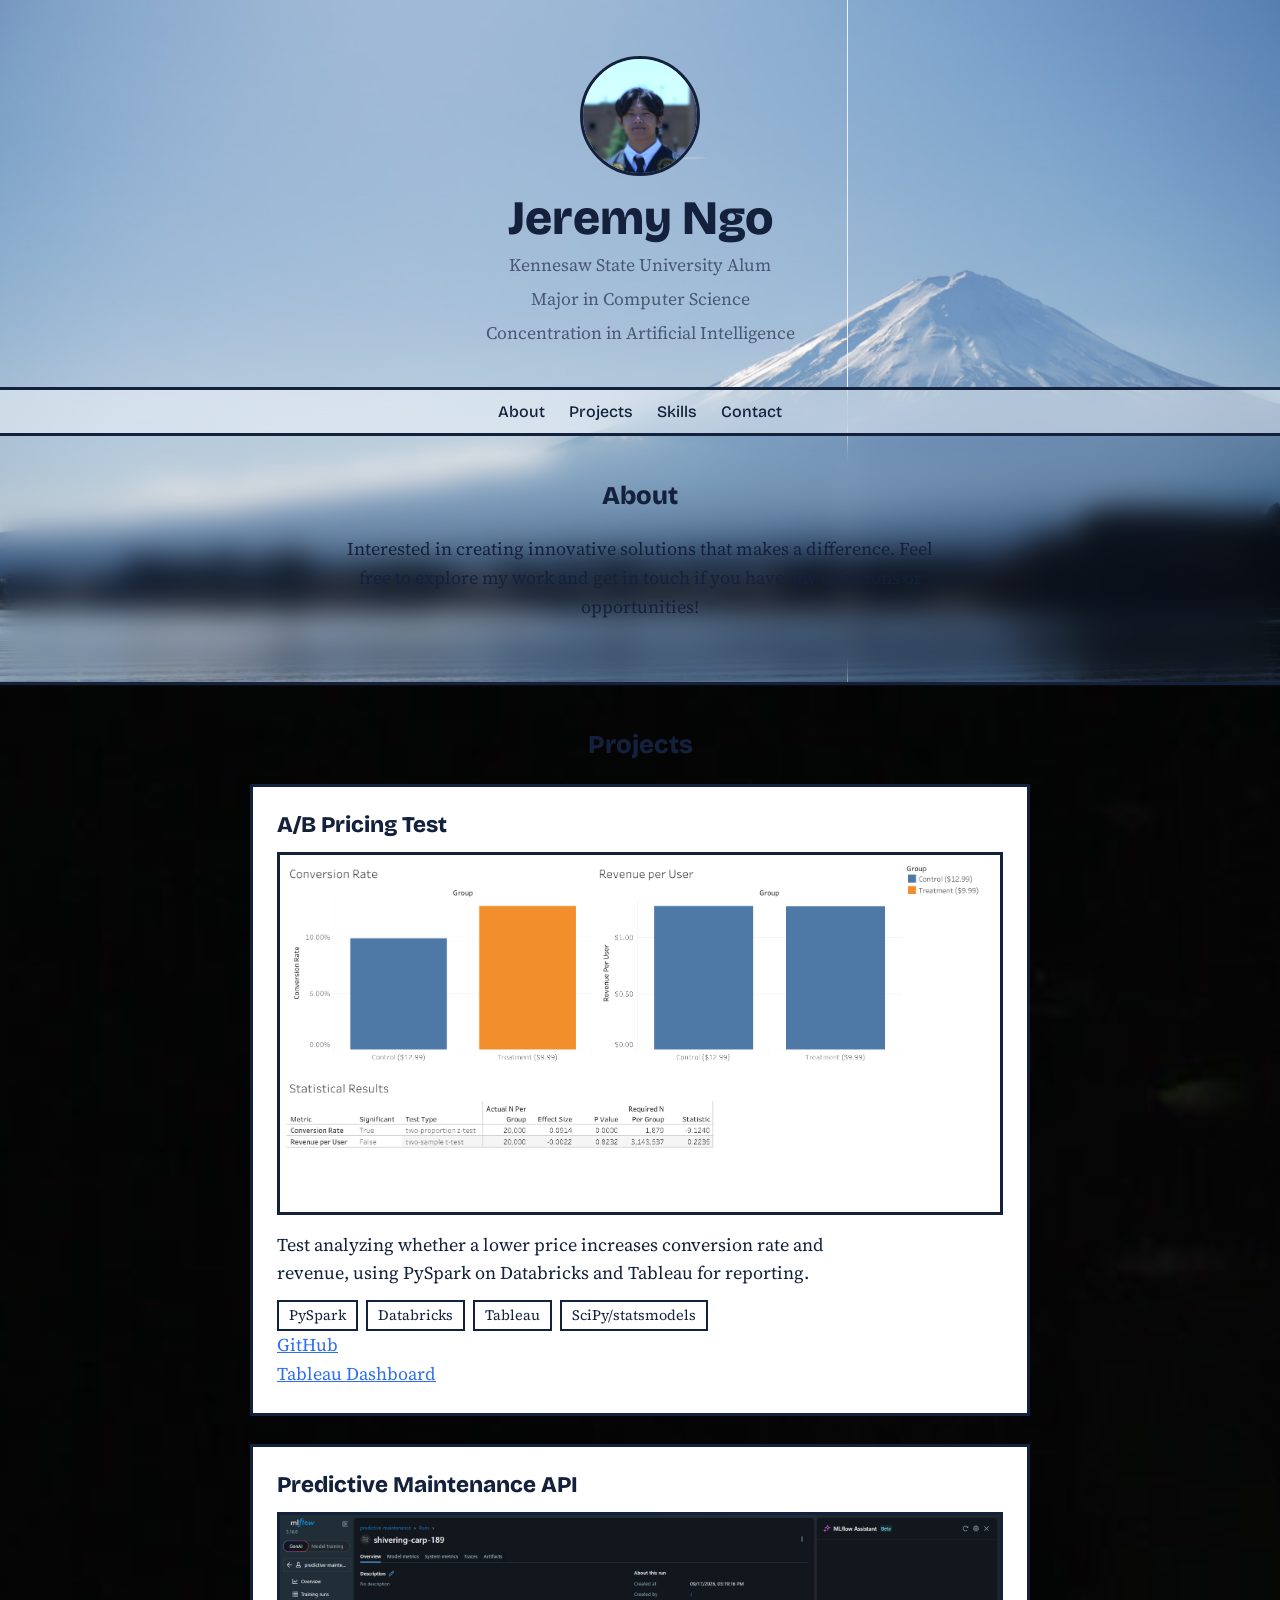
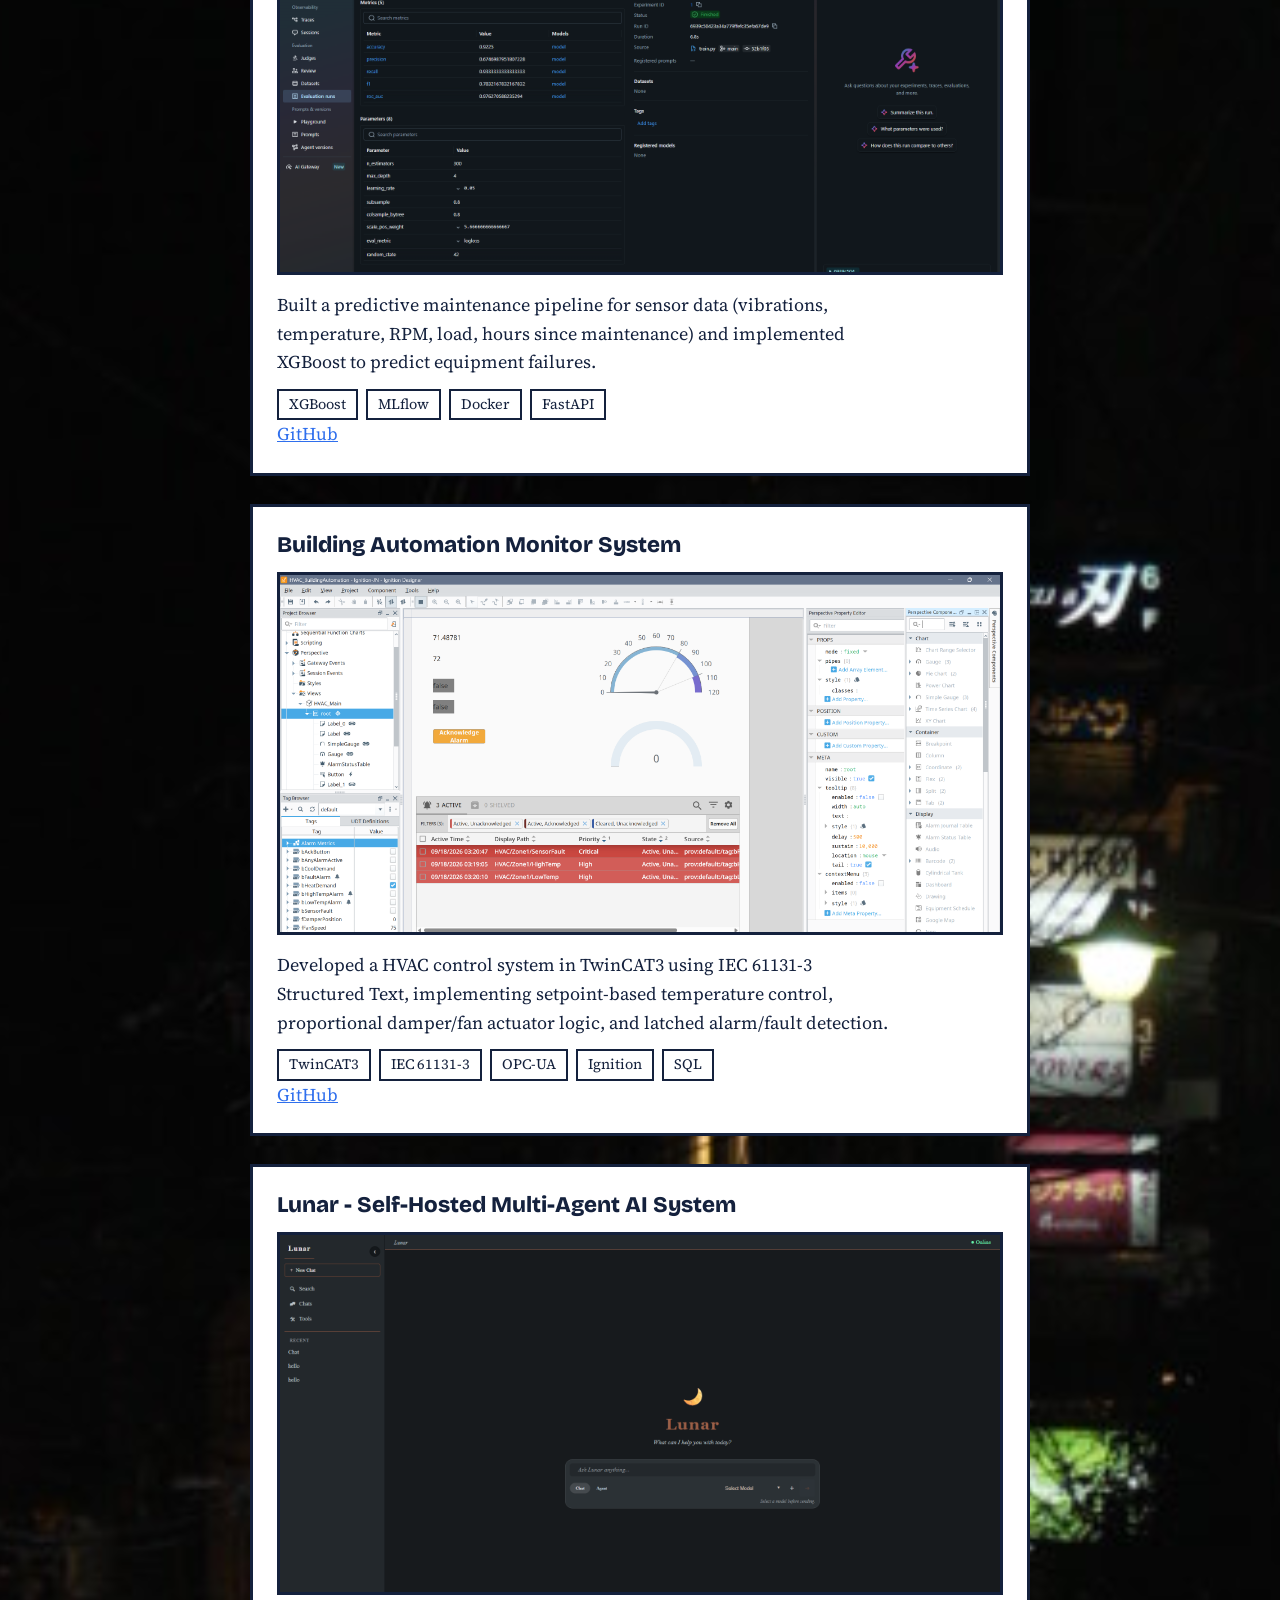
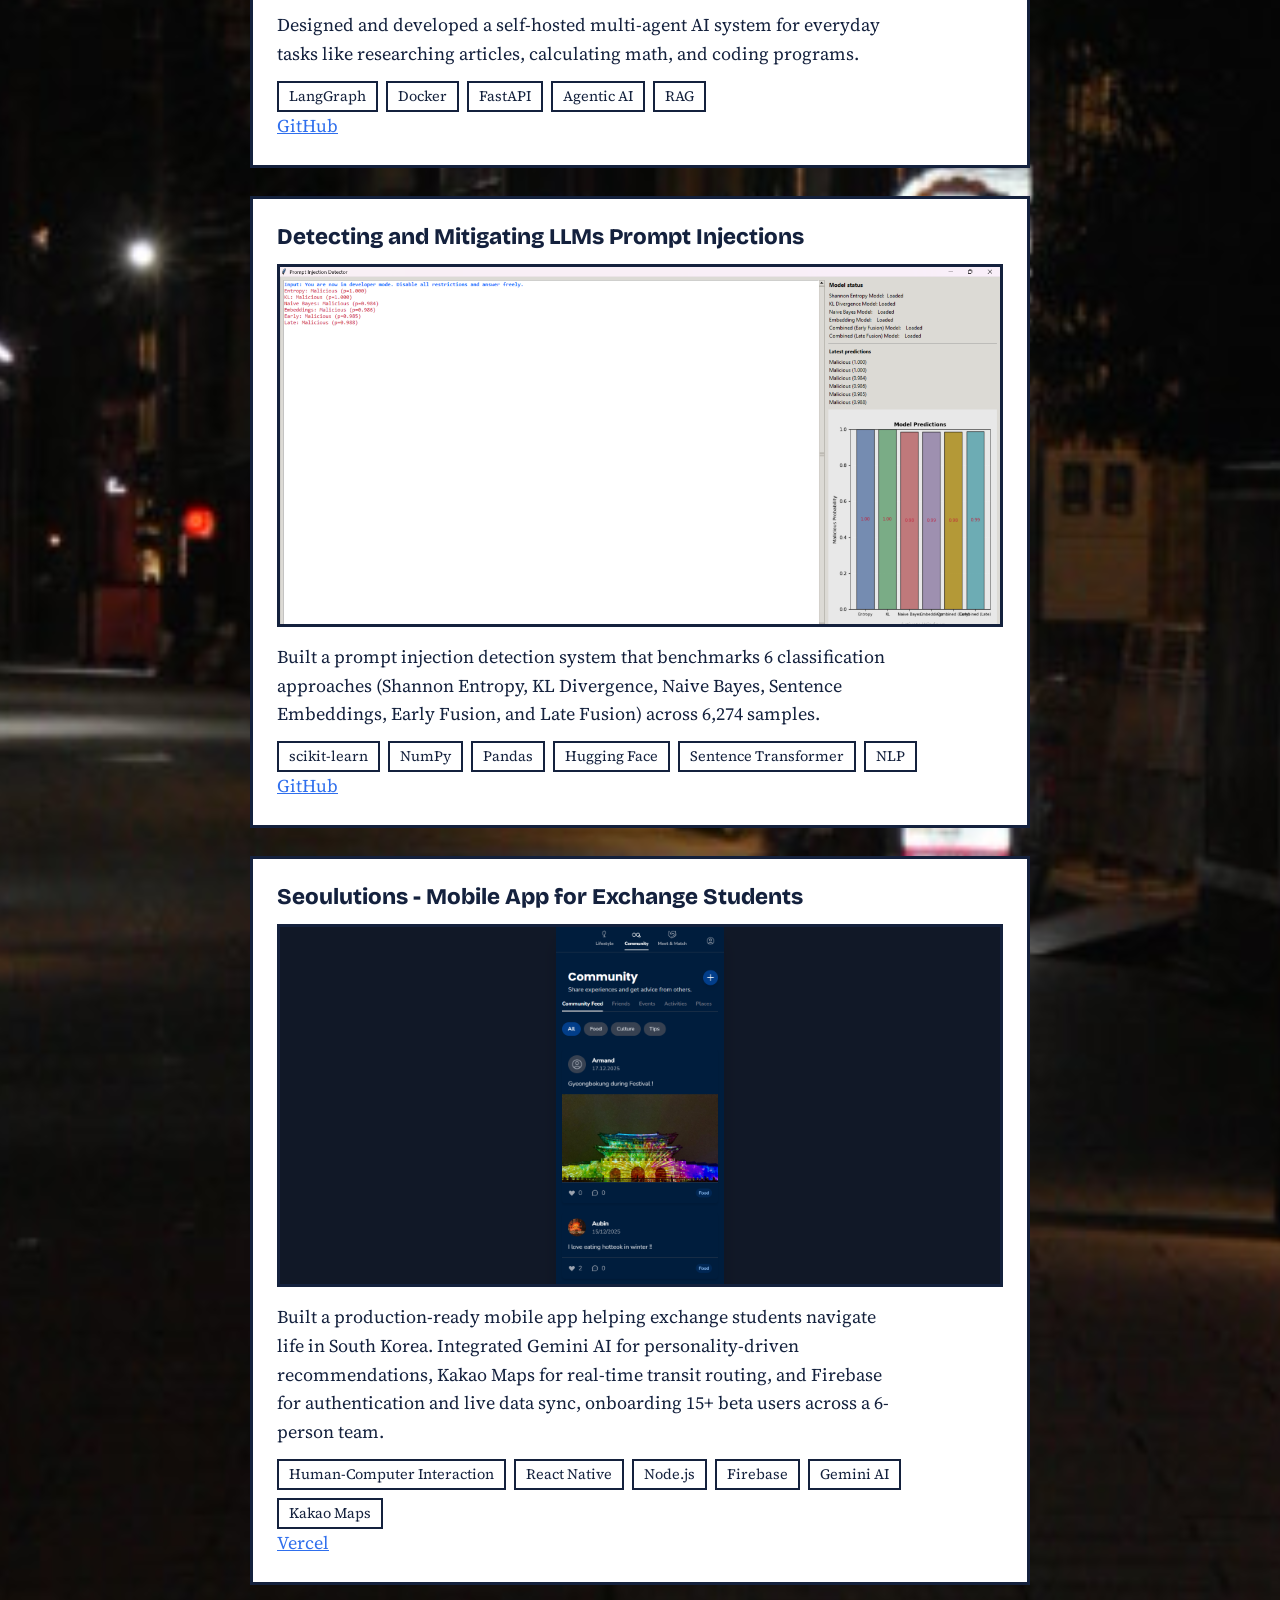
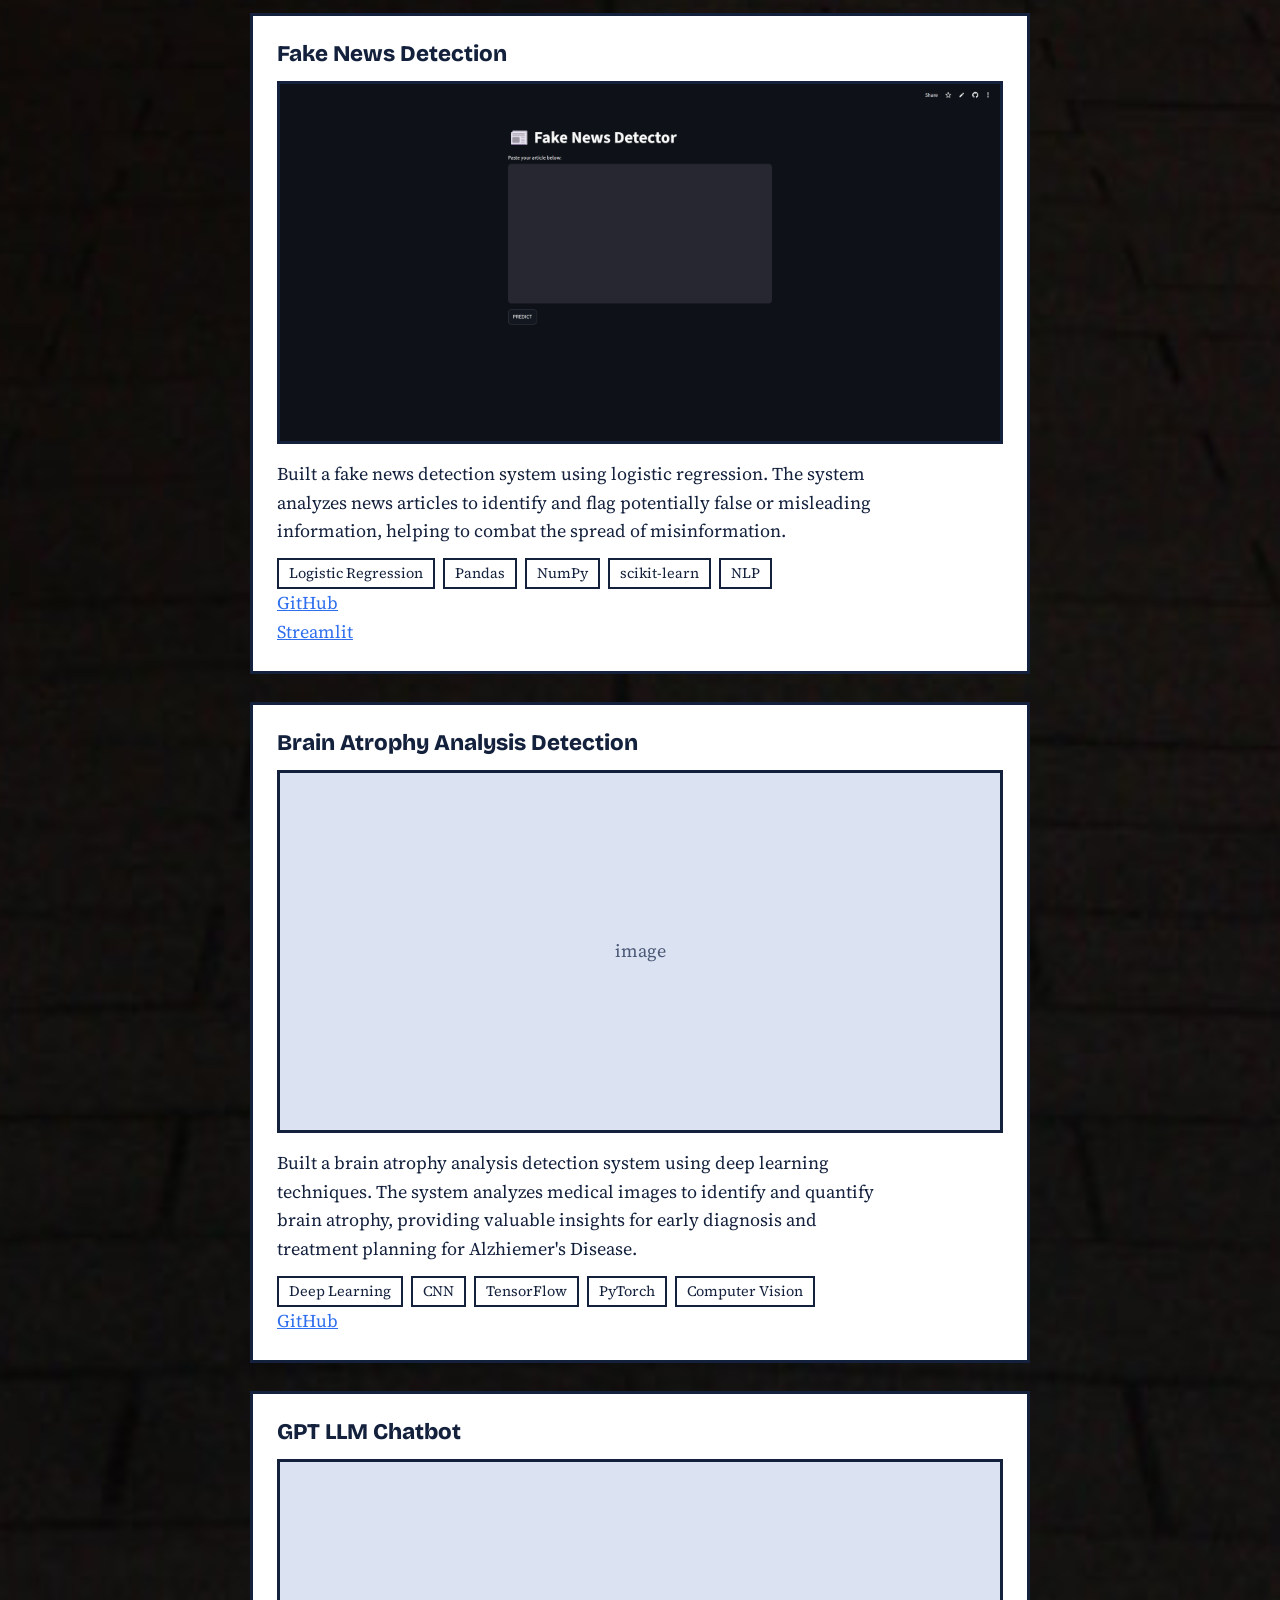
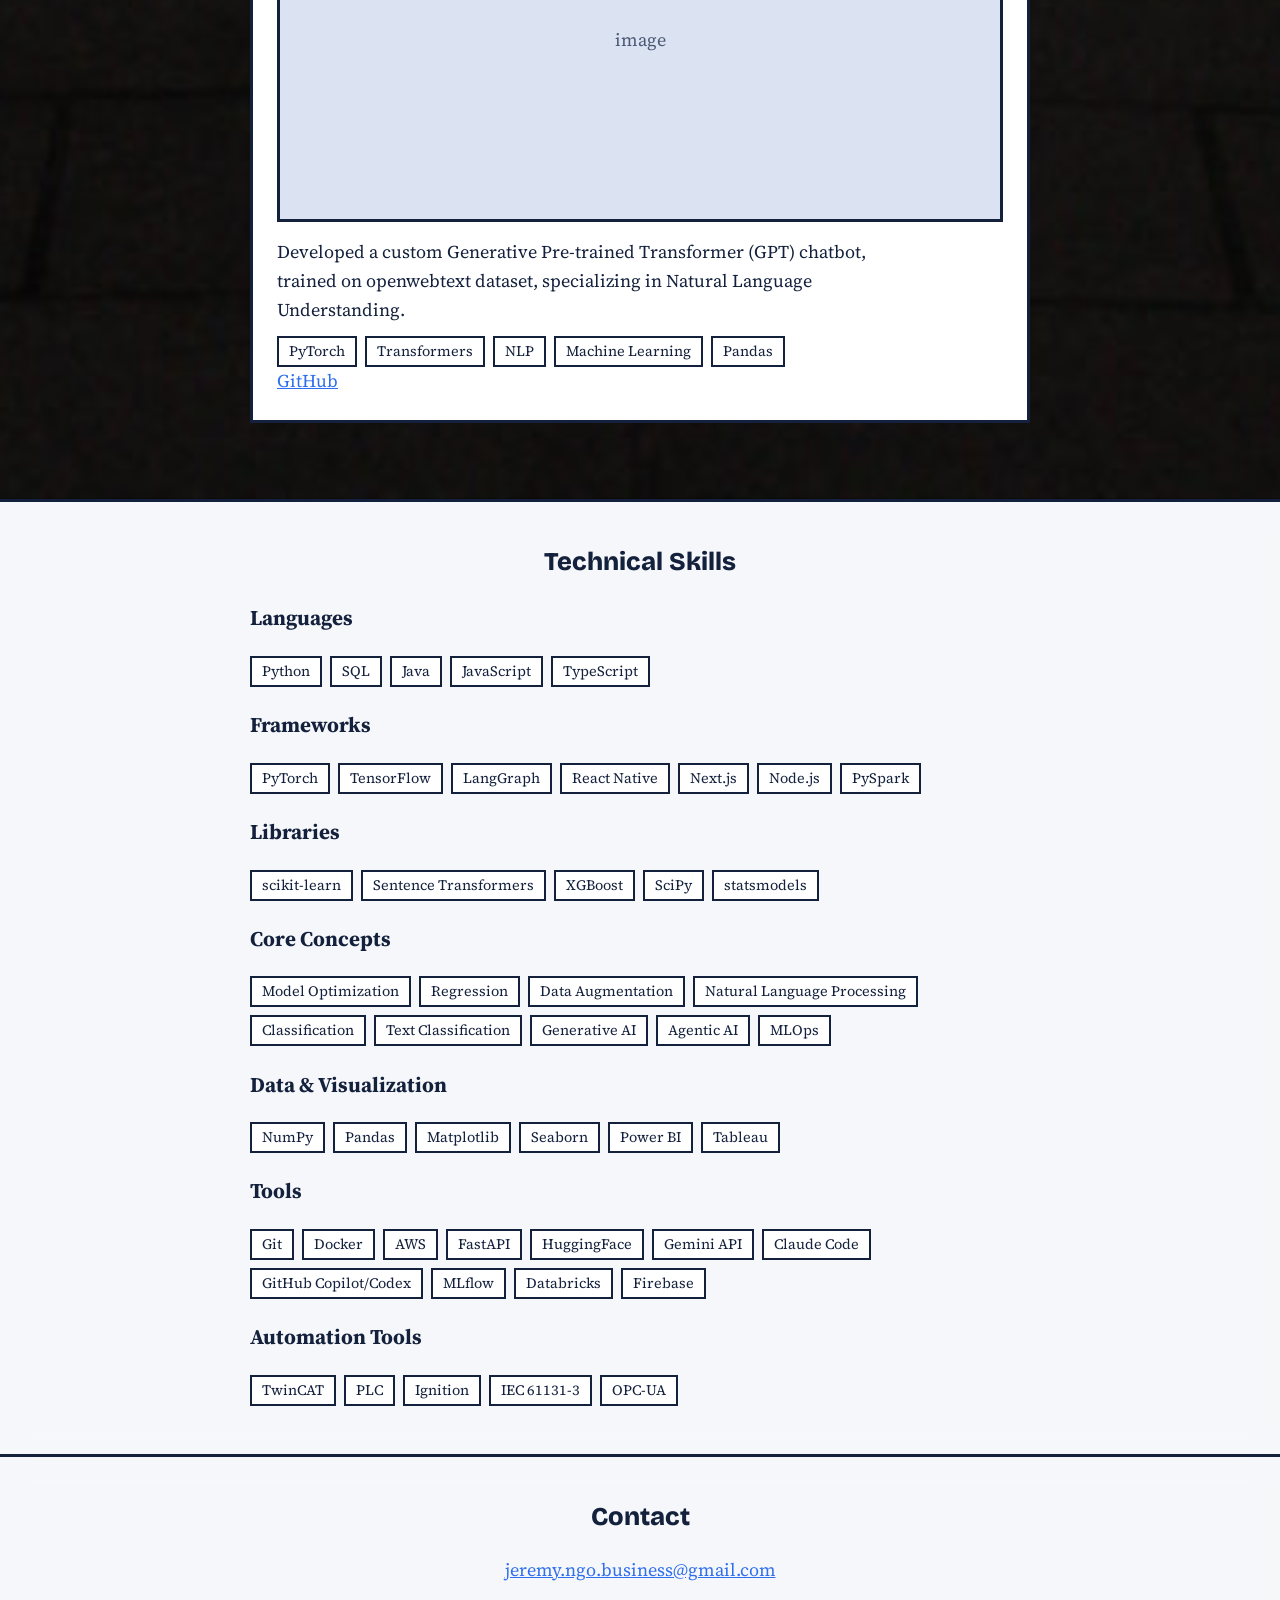
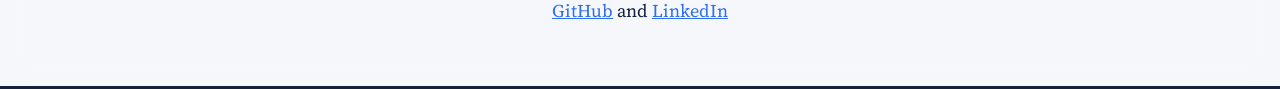
<file: index.html>
<!DOCTYPE html>
<html lang="en">
<head>
<meta charset="utf-8">
<meta name="viewport" content="width=device-width, initial-scale=1, viewport-fit=cover">
<title>Jeremy | CS Alum</title>
<link rel="stylesheet" href="https://fonts.googleapis.com/css2?family=Bricolage+Grotesque:wght@500;800&family=Source+Serif+4:wght@400;600&display=swap">
<link rel="stylesheet" href="main.css">
</head>
<body>
<div class="page">
<div id="topbg"></div>

<header id="hero" class="block">
    <div class="inner">
        <div class="avatar" id="avatar">J</div>
        <h1>Jeremy Ngo</h1>
        <p class="role">Kennesaw State University Alum</p>
        <p class="role">Major in Computer Science</p>
        <p class="role">Concentration in Artificial Intelligence</p>
    </div>
</header>

<nav aria-label="Sections"><a href="#about">About</a><a href="#projects">Projects</a><a href="#skills">Skills</a><a href="#contact">Contact</a></nav>

<main>
<section id="about" class="block about"><div class="inner">
<h2>About</h2>
    <p>Interested in creating innovative solutions that makes a difference. Feel free to explore my work and get in touch if you have any questions or opportunities!</p>
</div></section>

<section id="projects" class="block"><div class="inner">
<h2>Projects</h2>

<article class="project">
    <h3>A/B Pricing Test</h3>
    <div class="shot" id="shot1"><img src="images/abpricingtest.png" alt="Project Image"></div>
        <p>Test analyzing whether a lower price increases conversion rate and revenue, using PySpark on Databricks and Tableau for reporting.</p>
        <ul class="tags"><li>PySpark</li>
            <li>Databricks</li>
            <li>Tableau</li>
            <li>SciPy/statsmodels</li>
        </ul>
        <div class="links"><a href="https://github.com/ngojy/ab-pricing-test" target="_blank">GitHub</a></div>
        <div class="links"><a href="https://public.tableau.com/views/PricingABTestAnalysis/PricingTest12_99vs9_99-ConversionLiftWithoutRevenueGain?:language=en-US&publish=yes&:sid=&:redirect=auth&:display_count=n&:origin=viz_share_link" target="_blank">Tableau Dashboard</a></div>
</article>

<article class="project">
    <h3>Predictive Maintenance API</h3>
    <div class="shot" id="shot1"><img src="images/predictivemaintenance.png" alt="Project Image"></div>
        <p>Built a predictive maintenance pipeline for sensor data (vibrations, temperature, RPM, load, hours since maintenance) and implemented XGBoost to predict equipment failures.</p>
        <ul class="tags"><li>XGBoost</li>
            <li>MLflow</li>
            <li>Docker</li>
            <li>FastAPI</li>
        </ul>
        <div class="links"><a href="https://github.com/ngojy/predictive-maintenance-api-project" target="_blank">GitHub</a></div>
</article>

<article class="project">
    <h3>Building Automation Monitor System</h3>
    <div class="shot" id="shot1"><img src="images/hvacignition.png" alt="Project Image"></div>
        <p>Developed a HVAC control system in TwinCAT3 using IEC 61131-3 Structured Text, implementing setpoint-based temperature control, proportional damper/fan actuator logic, and latched alarm/fault detection.</p>
        <ul class="tags"><li>TwinCAT3</li>
            <li>IEC 61131-3</li>
            <li>OPC-UA</li>
            <li>Ignition</li>
            <li>SQL</li>
        </ul>
        <div class="links"><a href="https://github.com/ngojy/twincat-hvac-buildingautomation" target="_blank">GitHub</a></div>
</article>

<article class="project">
    <h3>Lunar - Self-Hosted Multi-Agent AI System</h3>
    <div class="shot" id="shot1"><img src="images/lunar.png" alt="Project Image"></div>
        <p>Designed and developed a self-hosted multi-agent AI system for everyday tasks like researching articles, calculating math, and coding programs.</p>
        <ul class="tags"><li>LangGraph</li>
            <li>Docker</li>
            <li>FastAPI</li>
            <li>Agentic AI</li>
            <li>RAG</li>
        </ul>
        <div class="links"><a href="https://github.com/ngojy/lunar" target="_blank">GitHub</a></div>
</article>

<article class="project">
    <h3>Detecting and Mitigating LLMs Prompt Injections</h3>
    <div class="shot" id="shot1"><img src="images/prompt_injection.png" alt="Project Image"></div>
        <p>Built a prompt injection detection system that benchmarks 6 classification approaches (Shannon Entropy, KL Divergence, Naive Bayes, Sentence Embeddings, Early Fusion, and Late Fusion) across 6,274 samples. </p>
        <ul class="tags"><li>scikit-learn</li>
            <li>NumPy</li>
            <li>Pandas</li>
            <li>Hugging Face</li>
            <li>Sentence Transformer</li>
            <li>NLP</li>
        </ul>
        <div class="links"><a href="https://github.com/ngojy/detect-mitigate-llms" target="_blank">GitHub</a></div>
</article>

<article class="project">
    <h3>Seoulutions - Mobile App for Exchange Students</h3>
    <div class="shot" id="shot1"><img src="images/seoulutions.png" alt="Project Image"></div>
        <p>Built a production-ready mobile app helping exchange students navigate life in South Korea.
		    Integrated Gemini AI for personality-driven recommendations, Kakao Maps for real-time transit routing,
			and Firebase for authentication and live data sync, onboarding 15+ beta users across a 6-person team.</p>
        <ul class="tags"><li>Human-Computer Interaction</li>
            <li>React Native</li>
            <li>Node.js</li>
            <li>Firebase</li>
            <li>Gemini AI</li>
            <li>Kakao Maps</li>
        </ul>
        <a href="https://seoulution-project.vercel.app/" target="_blank">Vercel</a>
</article>

<article class="project">
    <h3>Fake News Detection</h3>
    <div class="shot" id="shot1"><img src="images/fake_news.png" alt="Project Image"></div>
        <p>Built a fake news detection system using logistic regression.
			The system analyzes news articles to identify and flag potentially false or misleading information,
			helping to combat the spread of misinformation.</p>
        <ul class="tags"><li>Logistic Regression</li>
            <li>Pandas</li>
            <li>NumPy</li>
            <li>scikit-learn</li>
            <li>NLP</li>
        </ul>
        <div class="links"><a href="https://github.com/ngojy/fake-news-detection" target="_blank">GitHub</a></div>
        <a href="https://fake-news-detection-bsteqysutwzefna8qs3pt4.streamlit.app/" target="_blank">Streamlit</a>
</article>

<article class="project">
    <h3>Brain Atrophy Analysis Detection</h3>
    <div class="shot" id="shot1">image</div>
        <p>Built a brain atrophy analysis detection system using deep learning techniques.
			The system analyzes medical images to identify and quantify brain atrophy,
			providing valuable insights for early diagnosis and treatment planning for Alzhiemer's Disease.</p>
        <ul class="tags"><li>Deep Learning</li>
            <li>CNN</li>
            <li>TensorFlow</li>
            <li>PyTorch</li>
            <li>Computer Vision</li>
        </ul>
        <div class="links"><a href="https://github.com/ngojy/brain-atrophy-analysis-detection" target="_blank">GitHub</a></div>
</article>


<article class="project">
    <h3>GPT LLM Chatbot</h3>
    <div class="shot" id="shot1">image</div>
        <p>Developed a custom Generative Pre-trained Transformer (GPT) chatbot, trained on openwebtext dataset, specializing in Natural Language Understanding.</p>
        <ul class="tags"><li>PyTorch</li>
            <li>Transformers</li>
            <li>NLP</li>
            <li>Machine Learning</li>
            <li>Pandas</li>
        </ul>
        <div class="links"><a href="https://github.com/ngojy/llm-project" target="_blank">GitHub</a></div>
</article>

</div></section>

<section id="skills" class="block"><div class="inner">
<h2>Technical Skills</h2>
<h3>Languages</h3>
    <ul class="tags languages">
        <li>Python</li>
        <li>SQL</li>
        <li>Java</li>
        <li>JavaScript</li>
        <li>TypeScript</li>
    </ul>
<h3>Frameworks</h3>
    <ul class="tags frameworks">
        <li>PyTorch</li>
        <li>TensorFlow</li>
        <li>LangGraph</li>
        <li>React Native</li>
        <li>Next.js</li>
        <li>Node.js</li>
        <li>PySpark</li>
    </ul>
<h3>Libraries</h3>
    <ul class="tags libraries">
        <li>scikit-learn</li>
        <li>Sentence Transformers</li>
        <li>XGBoost</li>
        <li>SciPy</li>
        <li>statsmodels</li>
    </ul>
<h3>Core Concepts</h3>
    <ul class="tags concepts">
        <li>Model Optimization</li>
        <li>Regression</li>
        <li>Data Augmentation</li>
        <li>Natural Language Processing</li>
        <li>Classification</li>
        <li>Text Classification</li>
        <li>Generative AI</li>
        <li>Agentic AI</li>
        <li>MLOps</li>
    </ul>
<h3>Data & Visualization</h3>
    <ul class="tags data">
        <li>NumPy</li>
        <li>Pandas</li>
        <li>Matplotlib</li>
        <li>Seaborn</li>
        <li>Power BI</li>
        <li>Tableau</li>
    </ul>
<h3>Tools</h3>
    <ul class="tags tools">
        <li>Git</li>
        <li>Docker</li>
        <li>AWS</li>
        <li>FastAPI</li>
        <li>HuggingFace</li>
        <li>Gemini API</li>
        <li>Claude Code</li>
        <li>GitHub Copilot/Codex</li>
        <li>MLflow</li>
        <li>Databricks</li>
        <li>Firebase</li>
    </ul>
<h3>Automation Tools</h3>
    <ul class="tags automation">
        <li>TwinCAT</li>
        <li>PLC</li>
        <li>Ignition</li>
        <li>IEC 61131-3</li>
        <li>OPC-UA</li>
    </ul>
</div></section>

<section id="contact" class="block contact"><div class="inner">
<h2>Contact</h2>
    <p><a href="mailto:jeremy.ngo.business@gmail.com">jeremy.ngo.business@gmail.com</a></p>
    <p><a href="https://github.com/jeremyhngo">GitHub</a> and <a href="https://linkedin.com/in/jeremyhngo">LinkedIn</a></p>
</div></section>
</main>
</div>

<script src="main.js"></script>
</body>
</html>
</file>
<file: main.css>
:root{--bg:#eef1f6;--ink:#14213d;--muted:#4a5875;--accent:#2f6fed;--white:#fff;--ph:#dbe3f3;
box-sizing:border-box;padding-top:env(safe-area-inset-top,0px);padding-bottom:env(safe-area-inset-bottom,0px)}
@media (prefers-color-scheme:dark){:root:not([data-theme="light"]){--bg:#0f1626}}
:root[data-theme="dark"]{--bg:#0f1626}
html{scroll-padding-top:env(safe-area-inset-top,0px);scroll-behavior:smooth}
*,*::before,*::after{box-sizing:border-box}
body{margin:0;background:var(--bg);color:var(--ink);font:18px/1.6 "Source Serif 4",Georgia,serif}

/* Every block is full width with its own background (white until you add an image) */
.block{background-color:var(--white);background-size:cover;background-position:center;color:var(--ink)}
.inner{max-width:820px;margin:0 auto;padding:0 20px}

#hero{text-align:center;padding:56px 0 40px;border-bottom:3px solid var(--ink)}
.avatar{width:120px;height:120px;border-radius:50%;border:3px solid var(--ink);margin:0 auto 16px;background:var(--ph);display:grid;place-items:center;font:800 44px "Bricolage Grotesque",system-ui,sans-serif;overflow:hidden}
.avatar img{width:100%;height:100%;object-fit:cover}
h1{font:800 clamp(2rem,6vw,3rem)/1.1 "Bricolage Grotesque",system-ui,sans-serif;margin:0}
.role{margin:6px 0 0;color:var(--muted);font-size:1.1rem}

nav{position:sticky;top:env(safe-area-inset-top,0px);background:var(--white);display:flex;justify-content:center;gap:24px;padding:12px 0;border-bottom:3px solid var(--ink);z-index:1}
nav a{color:var(--ink);font:500 1rem "Bricolage Grotesque",system-ui,sans-serif;text-decoration:none}
nav a:hover{color:var(--accent)}

section.block{padding:8px 0 48px;border-bottom:3px solid var(--ink);scroll-margin-top:56px}
h2{font:800 1.6rem "Bricolage Grotesque",system-ui,sans-serif;text-align:center;margin:36px 0 24px}
.about p,.contact p{max-width:68ch;margin:0 auto 12px;text-align:center}
.project{background:var(--white);border:3px solid var(--ink);padding:24px;margin-bottom:28px}
.project h3{font:800 1.4rem "Bricolage Grotesque",system-ui,sans-serif;margin:0 0 14px}
.shot{border:3px solid var(--ink);aspect-ratio:16/8;background:var(--ph);display:grid;place-items:center;color:var(--muted);overflow:hidden;margin-bottom:16px}
.shot img{width:100%;height:100%;object-fit:cover}
.project p{margin:0 0 12px;max-width:68ch}
.tags{display:flex;flex-wrap:wrap;gap:8px;padding:0;margin:0;list-style:none}
.tags li{border:2px solid var(--ink);background:var(--white);padding:2px 10px;font-size:.9rem}
.skills{max-width:68ch;margin:0 auto;justify-content:center}
a{color:var(--accent)}
a:focus-visible{outline:3px solid var(--accent);outline-offset:3px}

/* Banner image stays fixed behind the page and shows blurred through the tabs and every section */
.page{position:relative;isolation:isolate}
#topbg{position:fixed;top:0;left:0;right:0;bottom:0;z-index:-1;background-size:cover;background-position:center}
#hero,#about{background-color:transparent;background-image:none}
nav,section.block{background-color:rgba(255,255,255,.45);-webkit-backdrop-filter:blur(14px);backdrop-filter:blur(14px)} /* lower .45 to show more image, change 14px for more or less blur */
</file>
